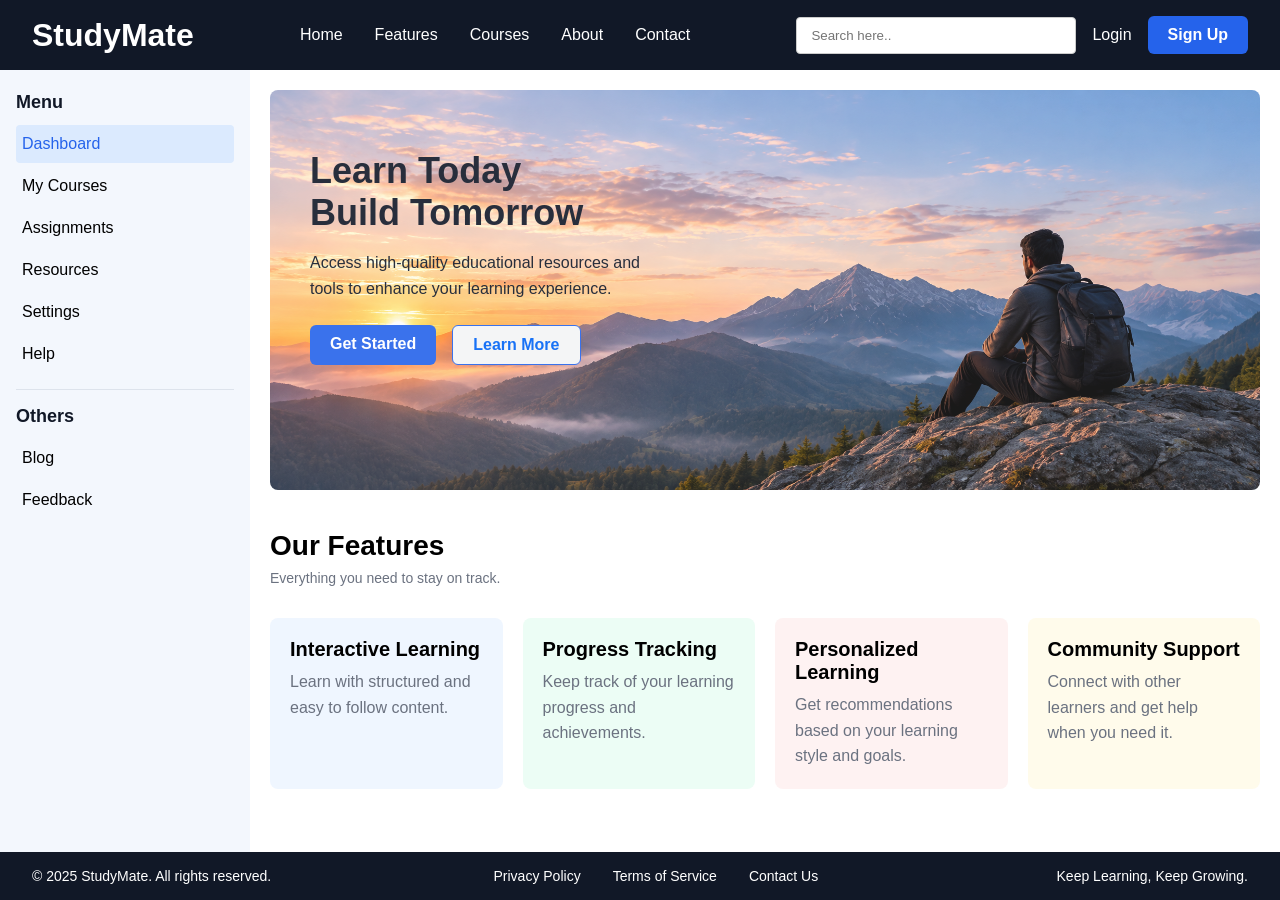
<file: Landing-Page/index.html>
<!DOCTYPE html>
<html lang="en">

<head>
    <meta charset="UTF-8">
    <meta name="viewport" content="width=device-width, initial-scale=1.0">
    <title>StudyMate</title>
    <link rel="stylesheet" href="style.css">
</head>

<body>
    <header class="navbar">
        <div class="logo">
            <h1>StudyMate</h1>
        </div>

        <nav class="nav-links">
            <ul>
                <li><a href="#">Home</a></li>
                <li><a href="#">Features</a></li>
                <li><a href="#">Courses</a></li>
                <li><a href="#">About</a></li>
                <li><a href="#">Contact</a></li>
            </ul>
        </nav>

        <div class="nav-right">
            <input type="text" placeholder="Search here..">
            <a href="#" class="login-btn">Login</a>
            <a href="#" class="signup-btn">Sign Up</a>
        </div>

    </header>

    <div class="page">
        <aside class="sidebar">
            <h3>Menu</h3>
            <ul>
                <li class="active"><a href="#">Dashboard</a></li>
                <li><a href="#">My Courses</a></li>
                <li><a href="#">Assignments</a></li>
                <li><a href="#">Resources</a></li>
                <li><a href="#">Settings</a></li>
                <li><a href="#">Help</a></li>
            </ul>
            <hr>
            <h3>Others</h3>
            <ul>
                <li><a href="#">Blog</a></li>
                <li><a href="#">Feedback</a></li>
            </ul>
        </aside>

        <main class="content">
            <section class="hero">
                <h2>Learn Today <br> Build Tomorrow</h2>
                <p>Access high-quality educational resources and <br> tools to enhance your learning experience.</p>
                <div class="hero-buttons">
                    <a href="#" class="btn-primary">Get Started</a>
                    <a href="#" class="btn-secondary">Learn More</a>
                </div>

            </section>

            <section class="features">
                <h2>Our Features</h2>
                <p class="section-subtitle">Everything you need to stay on track.</p>

                <div class="features-grid">
                    <div class="card card-1">
                        <h3>Interactive Learning</h3>
                        <p>Learn with structured and easy to follow content.</p>
                    </div>
                    <div class="card card-2">
                        <h3>Progress Tracking</h3>
                        <p>Keep track of your learning progress and achievements.</p>
                    </div>
                    <div class="card card-3">
                        <h3>Personalized Learning</h3>
                        <p>Get recommendations based on your learning style and goals.</p>
                    </div>
                    <div class="card card-4">
                        <h3>Community Support</h3>
                        <p>Connect with other learners and get help when you need it.</p>
                    </div>
                </div>
            </section>
        </main>
    </div>

    <footer class="footer">
        <p>© 2025 StudyMate. All rights reserved.</p>

        <nav class="footer-links">
            <ul>
                <li><a href="#">Privacy Policy</a></li>
                <li><a href="#">Terms of Service</a></li>
                <li><a href="#">Contact Us</a></li>
            </ul>
        </nav>

        <p class="footer-tagline">Keep Learning, Keep Growing.</p>

    </footer>

</body>

</html>
</file>
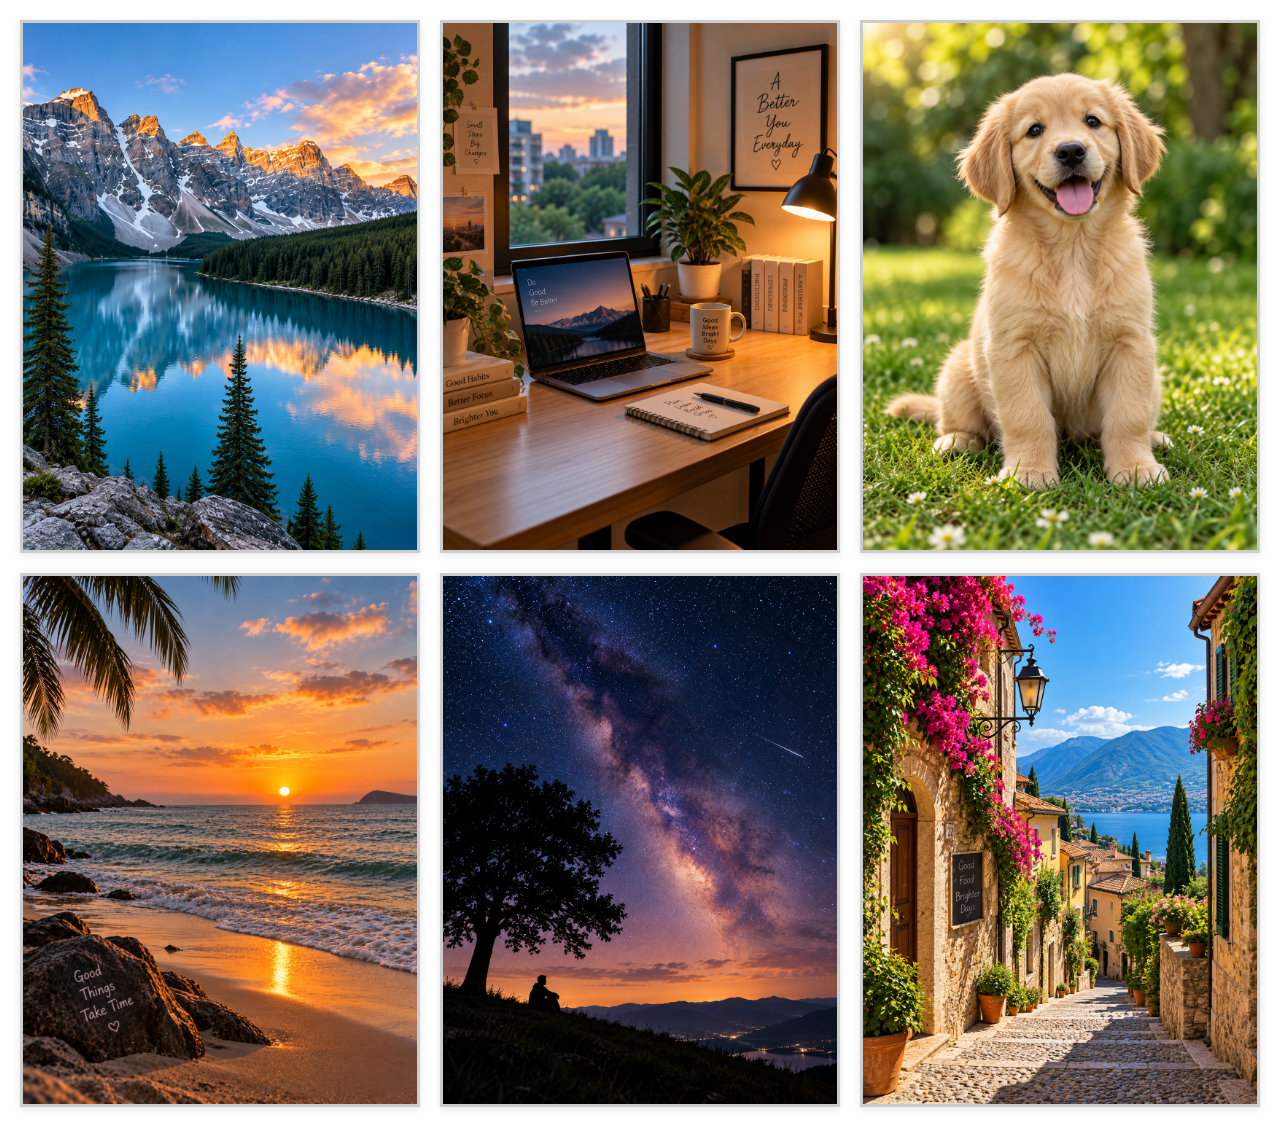
<file: Position-Practice/index.html>
<!DOCTYPE html>
<html lang="en">

<head>
    <meta charset="UTF-8">
    <meta name="viewport" content="width=device-width, initial-scale=1.0">
    <title>Position Practice</title>
    <link rel="stylesheet" href="style.css">
</head>

<body>
    <div class="container">
        <div class="card">
            <img src="images/image-1.png" alt="Snow-capped peaks and pine forest reflected in a still turquoise lake at sunrise">
            <div class="text">
                <h3>Mountain View</h3>
                <p>Shot in Iceland, 2024</p>
            </div>
        </div>


        <div class="card">
            <img src="images/image-2.png" alt="A laptop, notebook and potted plant on a wooden desk beside a window at dusk">
            <div class="text">
                <h3>Study Table</h3>
                <p>Used for studying and working</p>
            </div>
        </div>

        <div class="card">
            <img src="images/image-3.png" alt="A golden retriever puppy sitting in sunlit grass scattered with daisies">
            <div class="text">
                <h3>Dog</h3>
                <p>My best friend</p>
            </div>
        </div>

        <div class="card">
            <img src="images/image-4.png" alt="Waves washing onto a sandy beach as the sun sets over the ocean, framed by palm fronds">
            <div class="text">
                <h3>Beach View</h3>
                <p>Shot in Goa, 2024</p>
            </div>
        </div>

        <div class="card">
            <img src="images/image-5.png" alt="A person sitting beneath a tree on a hillside under the Milky Way, with a lit valley below">
            <div class="text">
                <h3>Starry Night</h3>
                <p>The Milky Way from a hilltop</p>
            </div>
        </div>

        <div class="card">
            <img src="images/image-6.png" alt="A cobbled lane between stone buildings draped in pink bougainvillea, leading down to a blue lake and mountains">
            <div class="text">
                <h3>Old Town Lane</h3>
                <p>Cobbled streets above the lake</p>
            </div>
        </div>

    </div>
</body>

</html>
</file>
<file: Landing-Page/style.css>
* {
  margin: 0;
  padding: 0;
  box-sizing: border-box;
}

a {
  text-decoration: none;
  color: inherit;
}

ul {
  list-style: none;
}


body{
    font-family: Arial, Helvetica, sans-serif;
    background-color: #ffffff;
    min-height:100vh;
    display: flex;
    flex-direction: column;
}

.navbar{
    display: flex;
    align-items: center;
    justify-content: space-between;
    background-color: #111827;
    color:#ffffff;
    padding: 16px 32px;
}

.nav-links ul{
    display: flex;
    gap: 2rem;
}

.nav-right{
    display: flex;
    align-items: center;
    gap: 1rem;
}

.nav-right input{
    padding: 10px 14px;
    border: 1px solid #ccc;
    border-radius: 4px;
    width: 280px;
}

.signup-btn{
    background-color:#2563eb;
    padding: 10px 20px;
    border-radius: 6px;
    font-weight: bold;
    cursor: pointer;
}

.page{
    display: flex;
    flex:1;
    
}

.sidebar{
    width: 250px;
    background-color: #F3F7FD;
    padding: 10px 16px;
}

.content{
    flex:1;
    padding: 20px;
}

.sidebar .active {
  background-color: #dbeafe;
  color: #2563eb;
}


.sidebar li{
    padding: 10px 6px;
    cursor: pointer;
    border-radius: 4px;
    margin-bottom: 4px;
    
}
.sidebar hr { border: none; border-top: 1px solid #dde3ec; margin: 16px 0; }

.sidebar li:hover {
  background-color: #D9E7FD;
}

.sidebar h3{
    margin-bottom: 12px;
    margin-top: 12px;
    font-size: 18px;
    color:#111827;
}

.hero{
    background-image:url('images/hero.png');
    background-size: cover;
    background-position: center;
    height:400px;
    border-radius: 8px;
    padding: 60px 40px;
    color:#111827;
    opacity: 0.9;
}

.hero h2{
    font-size: 36px;
    margin-bottom: 16px;
}

.hero-buttons{
    display: flex;
    gap: 1rem;
    
}

.btn-primary{
    background-color:#2563eb;
    color:#ffffff;
    padding: 10px 20px;
    border-radius: 6px;
    cursor: pointer;
      display: inline-block;
  font-weight: bold;

}

.btn-secondary{
    background-color:#f3f4f6;
    color:#0063F6;
    border: 1px solid #2563eb;
    padding: 10px 20px;
    border-radius: 6px;
    cursor: pointer;
      display: inline-block;
  font-weight: bold;

}

.hero p {
  margin-bottom: 24px;
  line-height: 1.6;
}
.features{
    margin-top: 40px;
}

.features h2{
    font-size: 28px;
    margin-bottom: 8px;
}

.section-subtitle{
    color:#6B7280;
    font-size: 14px;
    
    margin-bottom: 32px;
}


.features-grid{
    display: grid;
    grid-template-columns:repeat(4,1fr);
    gap: 20px;
}

.card{
    padding: 20px;
    border-radius: 8px;
}

.card h3{
    font-size: 20px;
    margin-bottom: 8px;
}

.card p{
    color:#6B7280;
    line-height: 1.6;
}

.card-1{
    background-color:#eff6ff;
}

.card-2{
    background-color:#ecfdf5;
}

.card-3{
    background-color:#fef2f2;
}

.card-4{
    background-color:#fffbeb;
}

.footer{
    display: flex;
    justify-content: space-between;
    align-items: center;
    background-color: #111827;
    color:#ffffff;
    padding: 16px 32px;
    font-size: 14px;
}

.footer-links a{
    color:#ffffff;
    margin-right: 16px;
}

.footer-links ul{
    display: flex;
    gap: 1rem;
}
.footer-links a:hover{
    text-decoration: underline;
}
</file>
<file: Position-Practice/style.css>
* {
  margin: 0;
  padding: 0;
  box-sizing: border-box;
}

body {
  font-family: sans-serif;
}

.container{
    display:grid;
    grid-template-columns: repeat(3, 1fr);
    gap: 20px;
    margin: 20px;
}

.card img{
    width: 100%;
    height: 100%;
    object-fit: cover;
    transition: transform 0.3s ease-in-out;
    cursor: pointer;
   
}

.card{
    aspect-ratio: 3 / 4;
    position: relative;
    overflow: hidden;
    border:3px solid #ccc;
    box-shadow: 0 2px 8px rgba(0, 0, 0, 0.1);
    transition: box-shadow 0.3s ease-in-out;
}

.card .text{
    position: absolute;
    inset: 0;
    opacity: 0;
    transition: opacity 0.3s ease-in-out;
    background-color: rgba(0, 0, 0, 0.5);
    color: white;
    display: flex;
    flex-direction: column;
    align-items: center;
    justify-content: center;

}

.card:hover .text{
    opacity: 1;  
}

.card:hover img{
    transform: scale(1.1);
}

.card:hover{
    box-shadow: 0 10px 30px rgba(0, 0, 0, 0.3);
}
</file>
